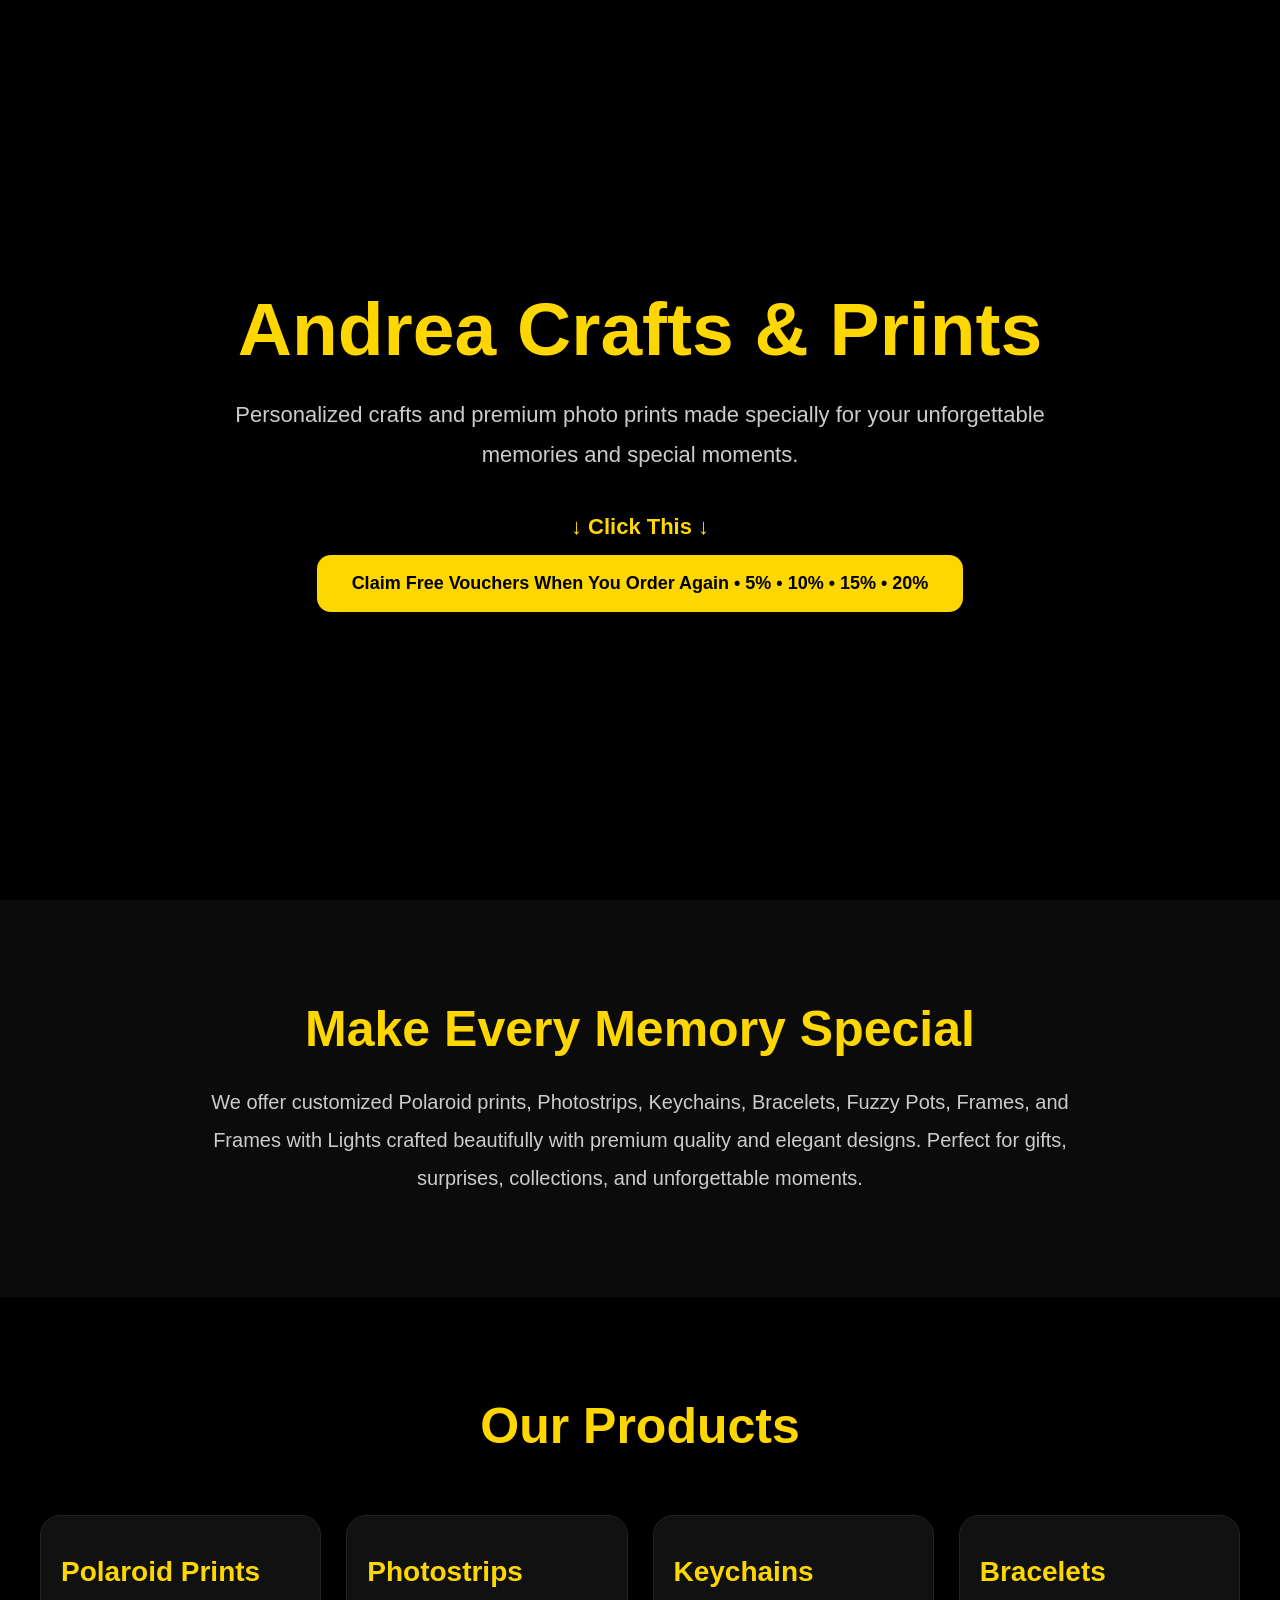
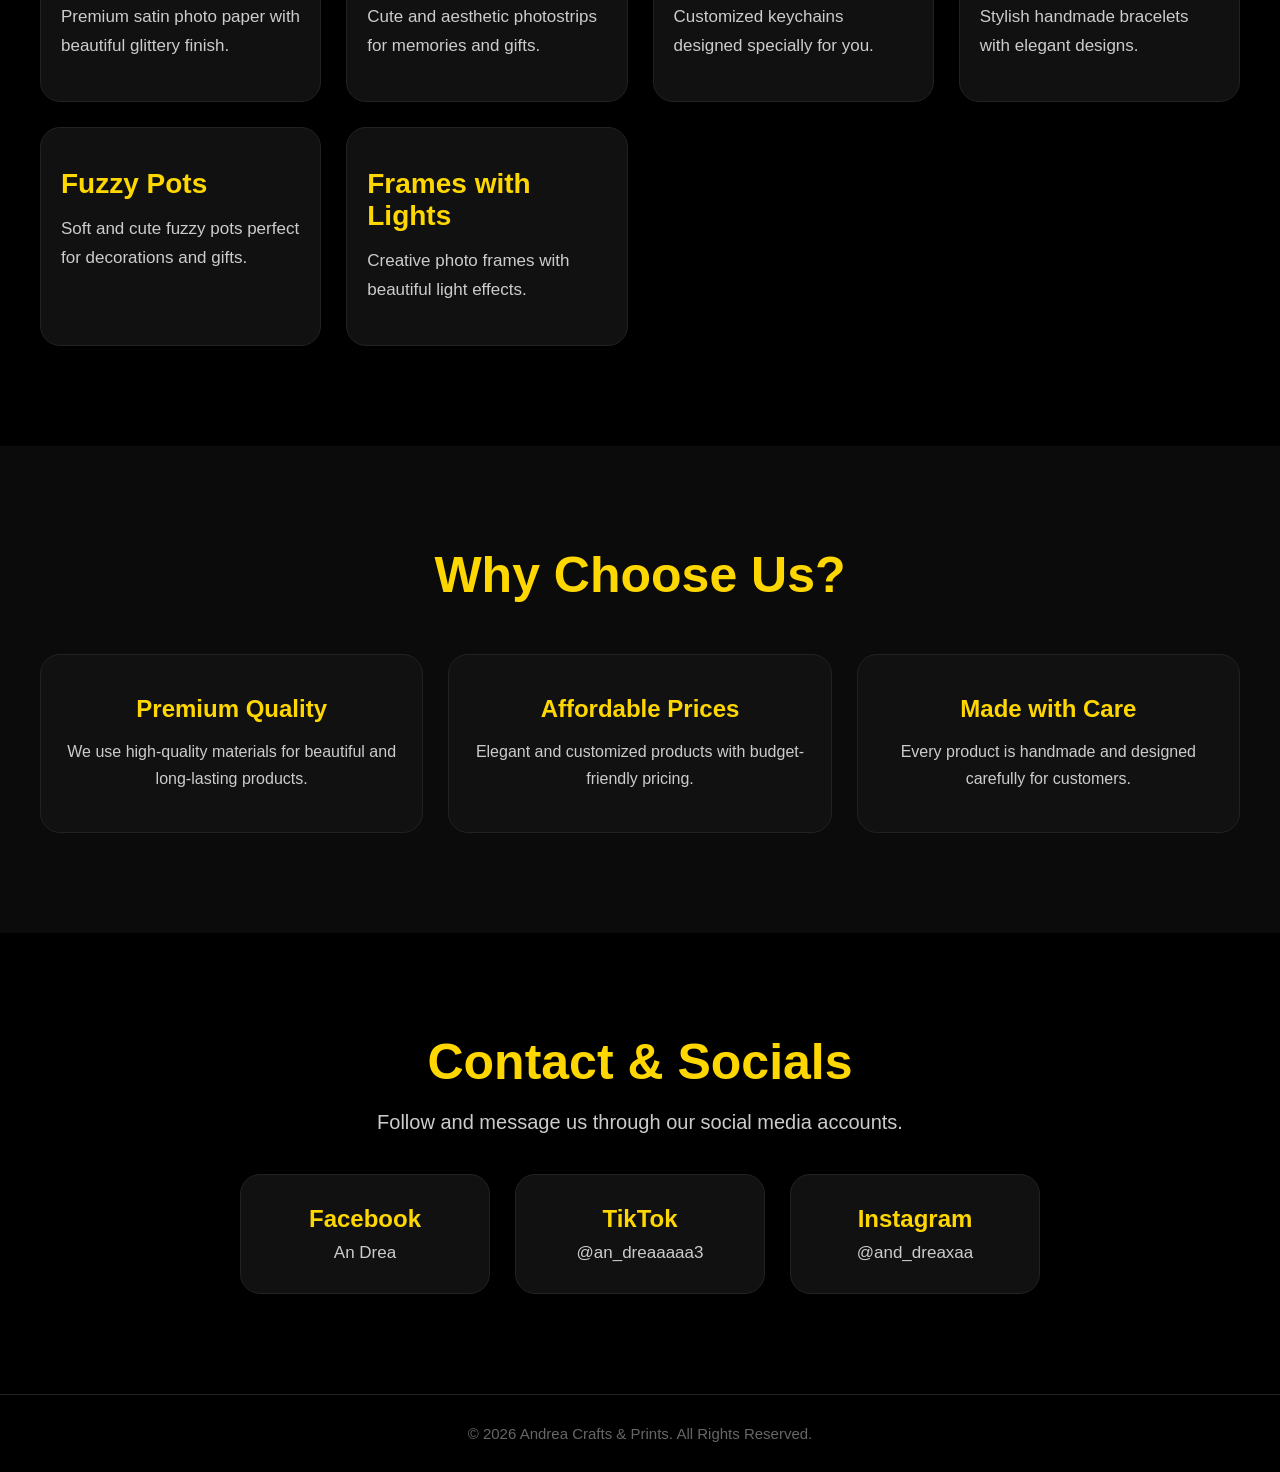
<file: index.html>
<!DOCTYPE html>
<html lang="en">
<head>
  <meta charset="UTF-8">
  <meta name="viewport" content="width=device-width, initial-scale=1.0">

  <title>Andrea Crafts & Prints</title>

  <link rel="stylesheet" href="style.css">

</head>

<body>

  <!-- HERO -->

  <section class="hero">

    <div class="hero-content">

      <h1>Andrea Crafts & Prints</h1>

      <p>
        Personalized crafts and premium photo prints made specially
        for your unforgettable memories and special moments.
      </p>

<div class="buttons">

  <div class="voucher-text">
    ↓ Click This ↓
  </div>

  <a href="voucher.html">

    <button class="btn">
      Claim Free Vouchers When You Order Again • 5% • 10% • 15% • 20%
    </button>

  </a>

</div>
    </div>

  </section>

  <!-- PROMO -->

  <section class="promo">

    <h2>Make Every Memory Special</h2>

    <p>
      We offer customized Polaroid prints, Photostrips,
      Keychains, Bracelets, Fuzzy Pots, Frames,
      and Frames with Lights crafted beautifully
      with premium quality and elegant designs.
      Perfect for gifts, surprises, collections,
      and unforgettable moments.
    </p>

  </section>

  <!-- PRODUCTS -->

  <section class="products">

    <h2>Our Products</h2>

    <div class="product-list">

      <div class="product-box">
        <h3>Polaroid Prints</h3>
        <p>Premium satin photo paper with beautiful glittery finish.</p>
      </div>

      <div class="product-box">
        <h3>Photostrips</h3>
        <p>Cute and aesthetic photostrips for memories and gifts.</p>
      </div>

      <div class="product-box">
        <h3>Keychains</h3>
        <p>Customized keychains designed specially for you.</p>
      </div>

      <div class="product-box">
        <h3>Bracelets</h3>
        <p>Stylish handmade bracelets with elegant designs.</p>
      </div>

      <div class="product-box">
        <h3>Fuzzy Pots</h3>
        <p>Soft and cute fuzzy pots perfect for decorations and gifts.</p>
      </div>

      <div class="product-box">
        <h3>Frames with Lights</h3>
        <p>Creative photo frames with beautiful light effects.</p>
      </div>

    </div>

  </section>

  <!-- WHY US -->

  <section class="why">

    <h2>Why Choose Us?</h2>

    <div class="why-container">

      <div class="why-box">
        <h3>Premium Quality</h3>

        <p>
          We use high-quality materials for beautiful
          and long-lasting products.
        </p>
      </div>

      <div class="why-box">
        <h3>Affordable Prices</h3>

        <p>
          Elegant and customized products with
          budget-friendly pricing.
        </p>
      </div>

      <div class="why-box">
        <h3>Made with Care</h3>

        <p>
          Every product is handmade and designed carefully
          for customers.
        </p>
      </div>

    </div>

  </section>

  <!-- CONTACT -->

  <section class="contact">

    <h2>Contact & Socials</h2>

    <p>
      Follow and message us through our social media accounts.
    </p>

    <div class="socials">

      <a href="https://www.facebook.com/share/1G3Xhp2qn1/" target="_blank" class="social-link">

        <div class="social-card">

          <h3>Facebook</h3>

          <p>An Drea</p>

        </div>

      </a>

      <a href="https://www.tiktok.com/@an_dreaaaaa3?_r=1&_t=ZS-96dIcTLNtZv" target="_blank" class="social-link">

        <div class="social-card">

          <h3>TikTok</h3>

          <p>@an_dreaaaaa3</p>

        </div>

      </a>

      <a href="https://www.instagram.com/and_dreaxaa?igsh=Ymoya3ltdGN0Z2pp" target="_blank" class="social-link">

        <div class="social-card">

          <h3>Instagram</h3>

          <p>@and_dreaxaa</p>

        </div>

      </a>

    </div>

  </section>

  <!-- FOOTER -->

  <footer>

    © 2026 Andrea Crafts & Prints. All Rights Reserved.

  </footer>

</body>
</html>
</file>
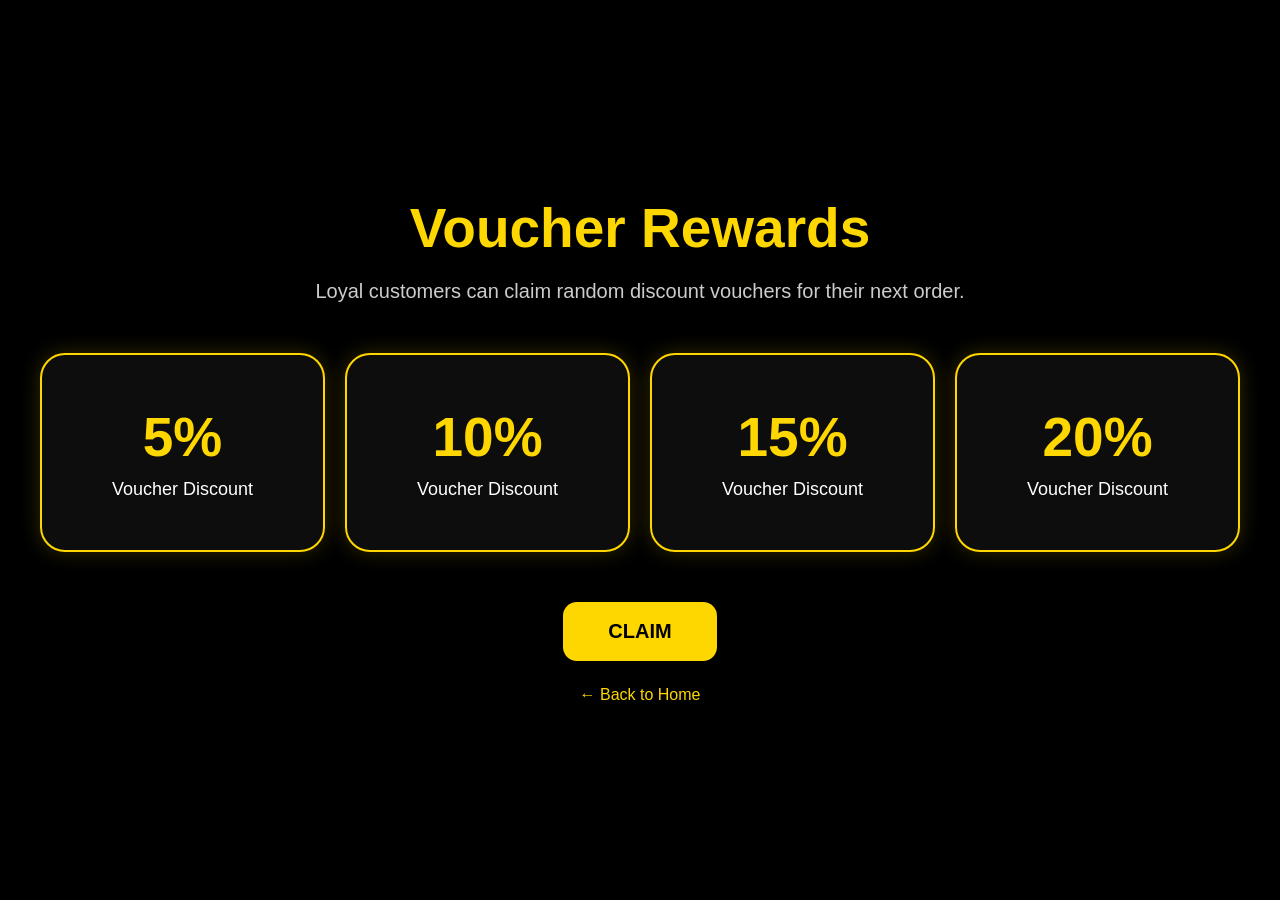
<file: voucher.html>
<!DOCTYPE html>
<html lang="en">
<head>
  <meta charset="UTF-8">
  <meta name="viewport" content="width=device-width, initial-scale=1.0">

  <title>Voucher Rewards</title>

  <style>

    *{
      margin:0;
      padding:0;
      box-sizing:border-box;
      font-family:Arial, sans-serif;
    }

    body{
      background:black;
      color:white;
      min-height:100vh;
      display:flex;
      justify-content:center;
      align-items:center;
      padding:20px;
      overflow:hidden;
    }

    .container{
      width:100%;
      max-width:1200px;
      text-align:center;
    }

    h1{
      color:gold;
      font-size:55px;
      margin-bottom:20px;
    }

    p{
      color:#cccccc;
      font-size:20px;
      margin-bottom:50px;
    }

    /* VOUCHERS */

    .voucher-box{
      display:grid;
      grid-template-columns:repeat(auto-fit,minmax(220px,1fr));
      gap:20px;
      margin-bottom:40px;
    }

    .voucher{
      background:#0d0d0d;
      border:2px solid gold;
      border-radius:25px;
      padding:50px 20px;
      box-shadow:0 0 20px rgba(255,215,0,0.2);
      transition:0.3s;
    }

    .voucher:hover{
      transform:translateY(-10px);
      box-shadow:0 0 25px rgba(255,215,0,0.4);
    }

    .voucher h2{
      color:gold;
      font-size:55px;
      margin-bottom:10px;
    }

    .voucher span{
      color:white;
      font-size:18px;
    }

    /* CLAIM BUTTON */

    .claim-btn{
      padding:18px 45px;
      background:gold;
      color:black;
      border:none;
      border-radius:14px;
      font-size:20px;
      font-weight:bold;
      cursor:pointer;
      transition:0.3s;
      margin-top:10px;
    }

    .claim-btn:hover{
      transform:scale(1.05);
      box-shadow:0 0 20px rgba(255,215,0,0.4);
    }

    /* BACK BUTTON */

    .back-home{
      display:inline-block;
      margin-top:25px;
      color:gold;
      text-decoration:none;
      font-size:16px;
    }

    .back-home:hover{
      text-decoration:underline;
    }

    /* POPUP */

    .popup{
      position:fixed;
      top:0;
      left:0;
      width:100%;
      height:100%;
      background:rgba(0,0,0,0.8);
      display:none;
      justify-content:center;
      align-items:center;
      z-index:1000;
    }

    .popup-content{
      background:#111;
      border:2px solid gold;
      border-radius:25px;
      padding:50px 30px;
      text-align:center;
      max-width:400px;
      width:90%;
      box-shadow:0 0 30px rgba(255,215,0,0.3);
      animation:popup 0.3s ease;
    }

    .popup-content h3{
      color:gold;
      font-size:70px;
      margin-bottom:15px;
    }

    .popup-content p{
      color:#cccccc;
      font-size:18px;
      margin-bottom:30px;
    }

    .close-btn{
      padding:14px 35px;
      background:gold;
      color:black;
      border:none;
      border-radius:12px;
      font-size:16px;
      font-weight:bold;
      cursor:pointer;
      transition:0.3s;
    }

    .close-btn:hover{
      transform:scale(1.05);
    }

    @keyframes popup{

      from{
        opacity:0;
        transform:scale(0.8);
      }

      to{
        opacity:1;
        transform:scale(1);
      }

    }

    /* MOBILE */

    @media(max-width:768px){

      h1{
        font-size:40px;
      }

      p{
        font-size:18px;
      }

      .voucher h2{
        font-size:42px;
      }

      .popup-content h3{
        font-size:55px;
      }

    }

  </style>
</head>

<body>

  <div class="container">

    <h1>Voucher Rewards</h1>

    <p>
      Loyal customers can claim random discount vouchers
      for their next order.
    </p>

    <div class="voucher-box">

      <div class="voucher">
        <h2>5%</h2>
        <span>Voucher Discount</span>
      </div>

      <div class="voucher">
        <h2>10%</h2>
        <span>Voucher Discount</span>
      </div>

      <div class="voucher">
        <h2>15%</h2>
        <span>Voucher Discount</span>
      </div>

      <div class="voucher">
        <h2>20%</h2>
        <span>Voucher Discount</span>
      </div>

    </div>

    <button class="claim-btn" onclick="claimVoucher()">
      CLAIM
    </button>

    <br>

    <a href="index.html" class="back-home">
      ← Back to Home
    </a>

  </div>

  <!-- POPUP -->

  <div class="popup" id="popup">

    <div class="popup-content">

      <h3 id="voucherResult">10%</h3>

      <p>
        You successfully claimed a voucher discount.
      </p>

      <button class="close-btn" onclick="closePopup()">
        CLOSE
      </button>

    </div>

  </div>

<script>

  function claimVoucher(){

    const lastClaim =
    localStorage.getItem("lastClaim");

    const now = new Date().getTime();

    /* 24 HOURS */

    const oneDay =
    24 * 60 * 60 * 1000;

    if(lastClaim && now - lastClaim < oneDay){

      alert(
        "You already claimed a voucher today. Please come back tomorrow."
      );

      return;

    }

    const vouchers =
    ["5%", "10%", "15%", "20%"];

    const random =
    vouchers[Math.floor(Math.random() * vouchers.length)];

    document.getElementById("voucherResult").innerText =
    random;

    document.getElementById("popup").style.display =
    "flex";

    localStorage.setItem("lastClaim", now);

  }

  function closePopup(){

    document.getElementById("popup").style.display =
    "none";

  }

</script>

</body>
</html>
</file>
<file: style.css>
*{
  margin:0;
  padding:0;
  box-sizing:border-box;
  font-family:Arial, sans-serif;
}

body{
  background:black;
  color:white;
  overflow-x:hidden;
}

html{
  scroll-behavior:smooth;
}

/* HERO */

.hero{
  min-height:100vh;
  display:flex;
  justify-content:center;
  align-items:center;
  text-align:center;
  padding:40px 20px;
  background:
  linear-gradient(rgba(0,0,0,0.7),
  rgba(0,0,0,0.8));
}

.hero-content{
  max-width:900px;
}

.hero h1{
  font-size:75px;
  color:gold;
  margin-bottom:25px;
  line-height:1.1;
}

.hero p{
  font-size:22px;
  color:#cccccc;
  line-height:1.8;
  margin-bottom:40px;
}

/* BUTTONS */

.buttons{
  display:flex;
  flex-direction:column;
  align-items:center;
  justify-content:center;
  gap:15px;
}

.voucher-text{
  color:gold;
  font-size:22px;
  font-weight:bold;
  animation:blink 1.5s infinite;
}

@keyframes blink{

  0%{
    opacity:1;
  }

  50%{
    opacity:0.5;
  }

  100%{
    opacity:1;
  }

}

.btn{
  padding:18px 35px;
  border:none;
  border-radius:14px;
  background:gold;
  color:black;
  font-size:18px;
  font-weight:bold;
  cursor:pointer;
  transition:0.3s;
}

.btn:hover{
  transform:scale(1.05);
  box-shadow:0 0 20px rgba(255,215,0,0.4);
}

/* PROMO */

.promo{
  padding:100px 20px;
  text-align:center;
  background:#0b0b0b;
}

.promo h2{
  color:gold;
  font-size:50px;
  margin-bottom:25px;
}

.promo p{
  max-width:900px;
  margin:auto;
  color:#cccccc;
  font-size:20px;
  line-height:1.9;
}

/* PRODUCTS */

.products{
  padding:100px 20px;
}

.products h2{
  text-align:center;
  color:gold;
  font-size:50px;
  margin-bottom:60px;
}

.product-list{
  display:grid;
  grid-template-columns:repeat(auto-fit,minmax(250px,1fr));
  gap:25px;
  max-width:1200px;
  margin:auto;
}

.product-box{
  background:#111;
  border:1px solid #222;
  border-radius:20px;
  padding:40px 20px;
  transition:0.3s;
}

.product-box:hover{
  transform:translateY(-10px);
  border-color:gold;
  box-shadow:0 0 20px rgba(255,215,0,0.2);
}

.product-box h3{
  color:gold;
  font-size:28px;
  margin-bottom:15px;
}

.product-box p{
  color:#cccccc;
  line-height:1.7;
  font-size:17px;
}

/* WHY US */

.why{
  padding:100px 20px;
  background:#0b0b0b;
  text-align:center;
}

.why h2{
  color:gold;
  font-size:50px;
  margin-bottom:50px;
}

.why-container{
  display:grid;
  grid-template-columns:repeat(auto-fit,minmax(250px,1fr));
  gap:25px;
  max-width:1200px;
  margin:auto;
}

.why-box{
  background:#111;
  border-radius:20px;
  padding:40px 20px;
  border:1px solid #222;
}

.why-box h3{
  color:gold;
  margin-bottom:15px;
  font-size:24px;
}

.why-box p{
  color:#cccccc;
  line-height:1.7;
}

/* CONTACT */

.contact{
  padding:100px 20px;
  text-align:center;
}

.contact h2{
  color:gold;
  font-size:50px;
  margin-bottom:20px;
}

.contact p{
  color:#cccccc;
  font-size:20px;
  margin-bottom:40px;
}

.socials{
  display:flex;
  justify-content:center;
  flex-wrap:wrap;
  gap:25px;
}

.social-link{
  text-decoration:none;
}

.social-card{
  background:#111;
  border:1px solid #222;
  border-radius:20px;
  padding:30px;
  width:250px;
  transition:0.3s;
}

.social-card:hover{
  border-color:gold;
  transform:translateY(-5px);
}

.social-card h3{
  color:gold;
  margin-bottom:10px;
  font-size:24px;
}

.social-card p{
  margin:0;
  color:#cccccc;
  font-size:17px;
}

footer{
  padding:30px;
  text-align:center;
  border-top:1px solid #222;
  color:#666;
  font-size:15px;
}

/* MOBILE */

@media(max-width:768px){

  .hero h1{
    font-size:48px;
  }

  .hero p{
    font-size:18px;
  }

  .promo h2,
  .products h2,
  .why h2,
  .contact h2{
    font-size:38px;
  }

  .voucher-text{
    font-size:18px;
  }

  .btn{
    font-size:16px;
    padding:16px 25px;
  }

}
</file>
